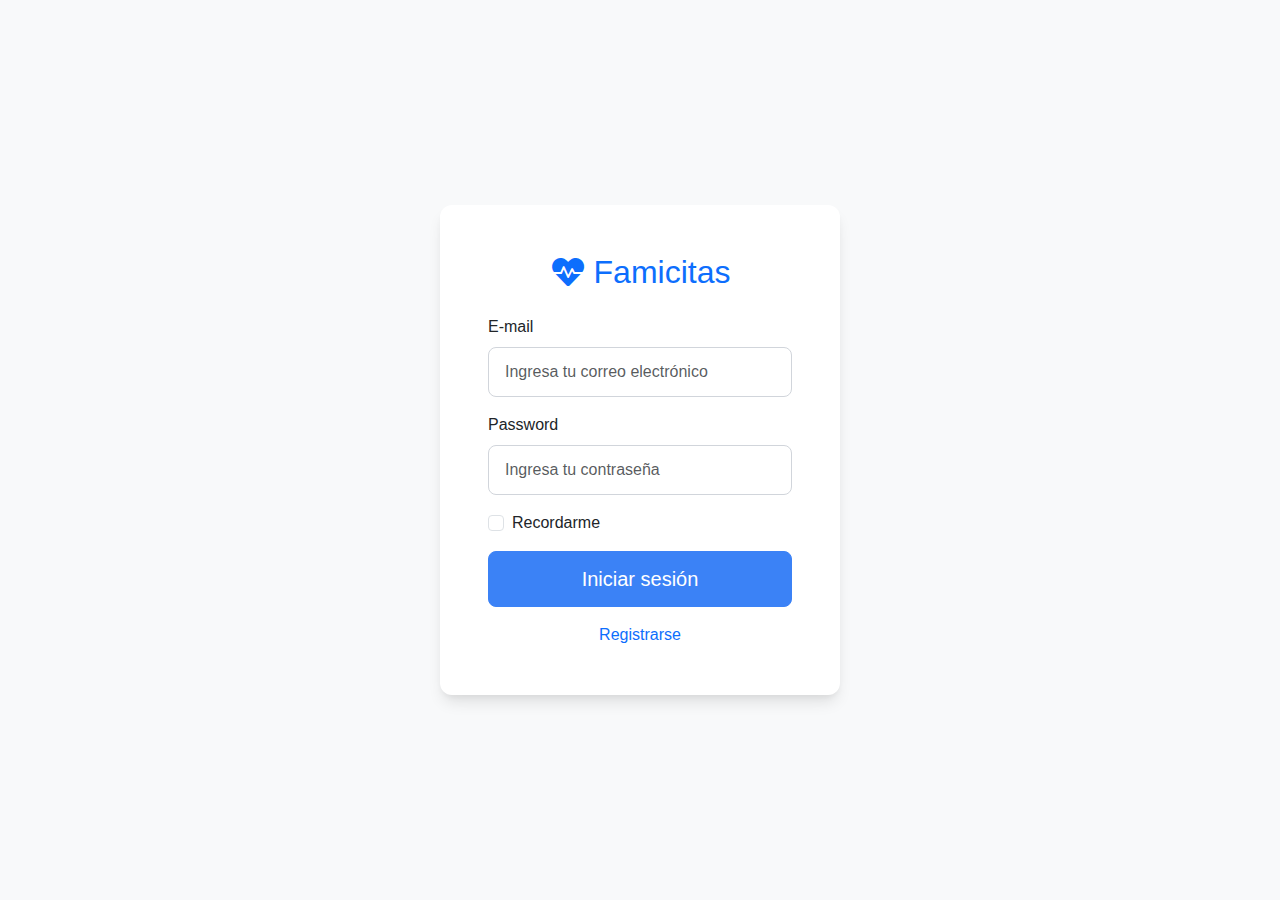
<file: index.html>
<!DOCTYPE html>
<html lang="es">
<head>
    <meta charset="UTF-8">
    <meta name="viewport" content="width=device-width, initial-scale=1.0">
    <title>Famicitas - Login</title>
    <!-- Bootstrap CSS -->
    <link href="https://cdn.jsdelivr.net/npm/bootstrap@5.3.0/dist/css/bootstrap.min.css" rel="stylesheet">
    <!-- Font Awesome -->
    <link href="https://cdnjs.cloudflare.com/ajax/libs/font-awesome/6.0.0/css/all.min.css" rel="stylesheet">
    <link rel="stylesheet" href="css/style.css">
</head>
<body class="bg-light">
    <div class="container-fluid vh-100 d-flex align-items-center justify-content-center">
        <div class="card shadow-lg" style="width: 400px;">
            <div class="card-body p-5">
                <!-- Logo -->
                <div class="text-center mb-4">
                    <div class="d-flex align-items-center justify-content-center mb-3">
                        <i class="fas fa-heartbeat text-primary me-2" style="font-size: 2rem;"></i>
                        <h2 class="text-primary mb-0">Famicitas</h2>
                    </div>
                </div>

                <!-- Formulario de Login -->
                <form id="loginForm">
                    <div class="mb-3">
                        <label for="email" class="form-label">E-mail</label>
                        <input type="email" class="form-control" id="email" placeholder="Ingresa tu correo electrónico" required>
                    </div>
                    
                    <div class="mb-3">
                        <label for="password" class="form-label">Password</label>
                        <input type="password" class="form-control" id="password" placeholder="Ingresa tu contraseña" required>
                    </div>
                    
                    <div class="mb-3 form-check">
                        <input type="checkbox" class="form-check-input" id="remember">
                        <label class="form-check-label" for="remember">
                            Recordarme
                        </label>
                    </div>
                    
                    <div class="d-grid mb-3">
                        <button type="submit" class="btn btn-primary btn-lg">Iniciar sesión</button>
                    </div>
                    
                    <div class="text-center">
                        <a href="register.html" class="text-decoration-none">Registrarse</a>
                    </div>
                </form>
            </div>
        </div>
    </div>

    <!-- Bootstrap JS -->
    <script src="https://cdn.jsdelivr.net/npm/bootstrap@5.3.0/dist/js/bootstrap.bundle.min.js"></script>
    <script src="js/login.js"></script>
</body>
</html>
</file>
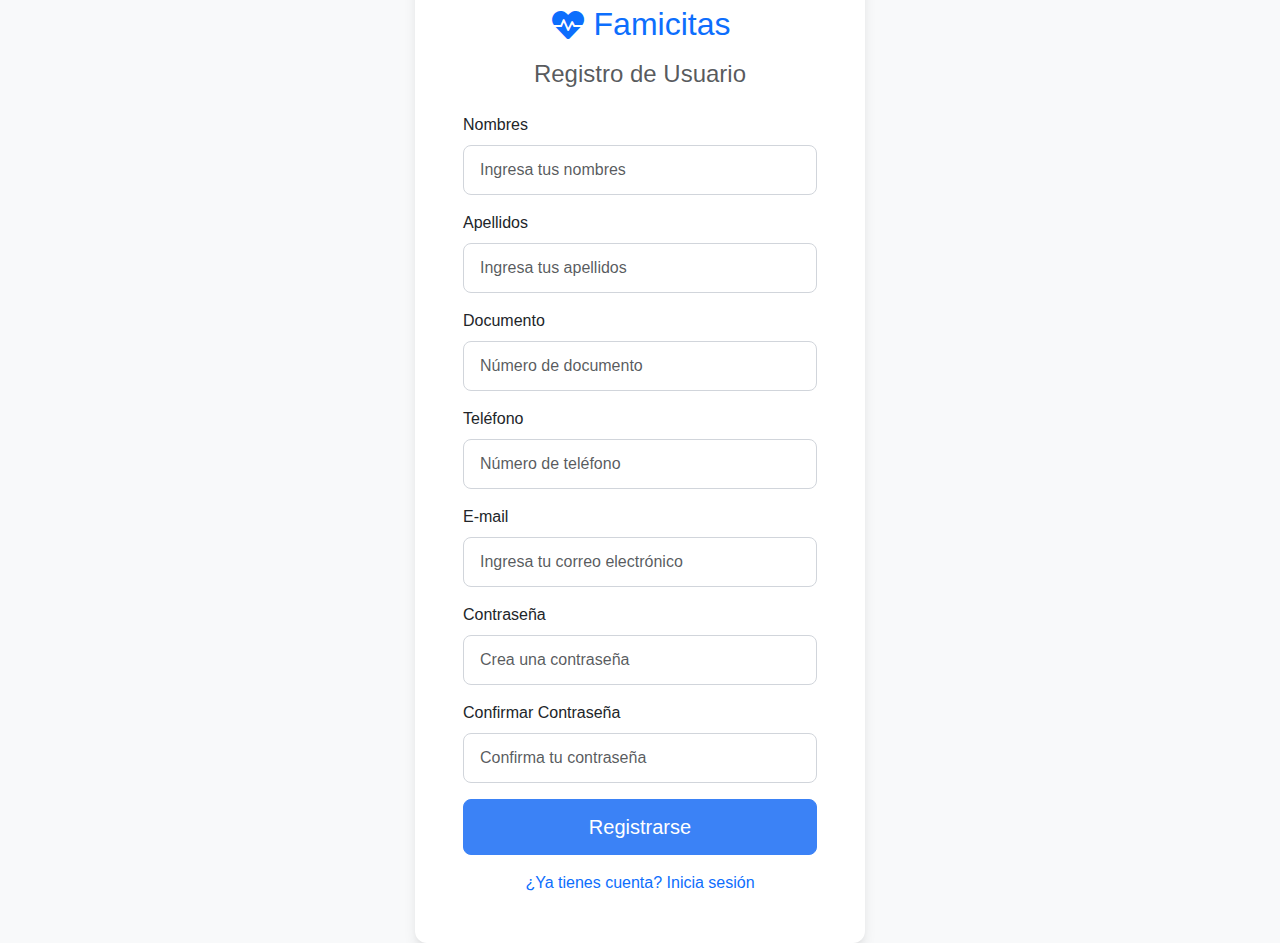
<file: register.html>
<!DOCTYPE html>
<html lang="es">
<head>
    <meta charset="UTF-8">
    <meta name="viewport" content="width=device-width, initial-scale=1.0">
    <title>Famicitas - Registro</title>
    <!-- Bootstrap CSS -->
    <link href="https://cdn.jsdelivr.net/npm/bootstrap@5.3.0/dist/css/bootstrap.min.css" rel="stylesheet">
    <!-- Font Awesome -->
    <link href="https://cdnjs.cloudflare.com/ajax/libs/font-awesome/6.0.0/css/all.min.css" rel="stylesheet">
    <link rel="stylesheet" href="css/style.css">
</head>
<body class="bg-light">
    <div class="container-fluid vh-100 d-flex align-items-center justify-content-center">
        <div class="card shadow-lg" style="width: 450px;">
            <div class="card-body p-5">
                <!-- Logo -->
                <div class="text-center mb-4">
                    <div class="d-flex align-items-center justify-content-center mb-3">
                        <i class="fas fa-heartbeat text-primary me-2" style="font-size: 2rem;"></i>
                        <h2 class="text-primary mb-0">Famicitas</h2>
                    </div>
                    <h4 class="text-muted">Registro de Usuario</h4>
                </div>

                <!-- Formulario de Registro -->
                <form id="registerForm">
                    <div class="mb-3">
                        <label for="nombres" class="form-label">Nombres</label>
                        <input type="text" class="form-control" id="nombres" placeholder="Ingresa tus nombres" required>
                    </div>
                    
                    <div class="mb-3">
                        <label for="apellidos" class="form-label">Apellidos</label>
                        <input type="text" class="form-control" id="apellidos" placeholder="Ingresa tus apellidos" required>
                    </div>
                    
                    <div class="mb-3">
                        <label for="documento" class="form-label">Documento</label>
                        <input type="text" class="form-control" id="documento" placeholder="Número de documento" required>
                    </div>
                    
                    <div class="mb-3">
                        <label for="telefono" class="form-label">Teléfono</label>
                        <input type="tel" class="form-control" id="telefono" placeholder="Número de teléfono" required>
                    </div>
                    
                    <div class="mb-3">
                        <label for="email" class="form-label">E-mail</label>
                        <input type="email" class="form-control" id="email" placeholder="Ingresa tu correo electrónico" required>
                    </div>
                    
                    <div class="mb-3">
                        <label for="password" class="form-label">Contraseña</label>
                        <input type="password" class="form-control" id="password" placeholder="Crea una contraseña" required>
                    </div>
                    
                    <div class="mb-3">
                        <label for="confirmPassword" class="form-label">Confirmar Contraseña</label>
                        <input type="password" class="form-control" id="confirmPassword" placeholder="Confirma tu contraseña" required>
                    </div>
                    
                    <div class="d-grid mb-3">
                        <button type="submit" class="btn btn-primary btn-lg">Registrarse</button>
                    </div>
                    
                    <div class="text-center">
                        <a href="index.html" class="text-decoration-none">¿Ya tienes cuenta? Inicia sesión</a>
                    </div>
                </form>
            </div>
        </div>
    </div>

    <!-- Bootstrap JS -->
    <script src="https://cdn.jsdelivr.net/npm/bootstrap@5.3.0/dist/js/bootstrap.bundle.min.js"></script>
    <script src="js/register.js"></script>
</body>
</html>
</file>
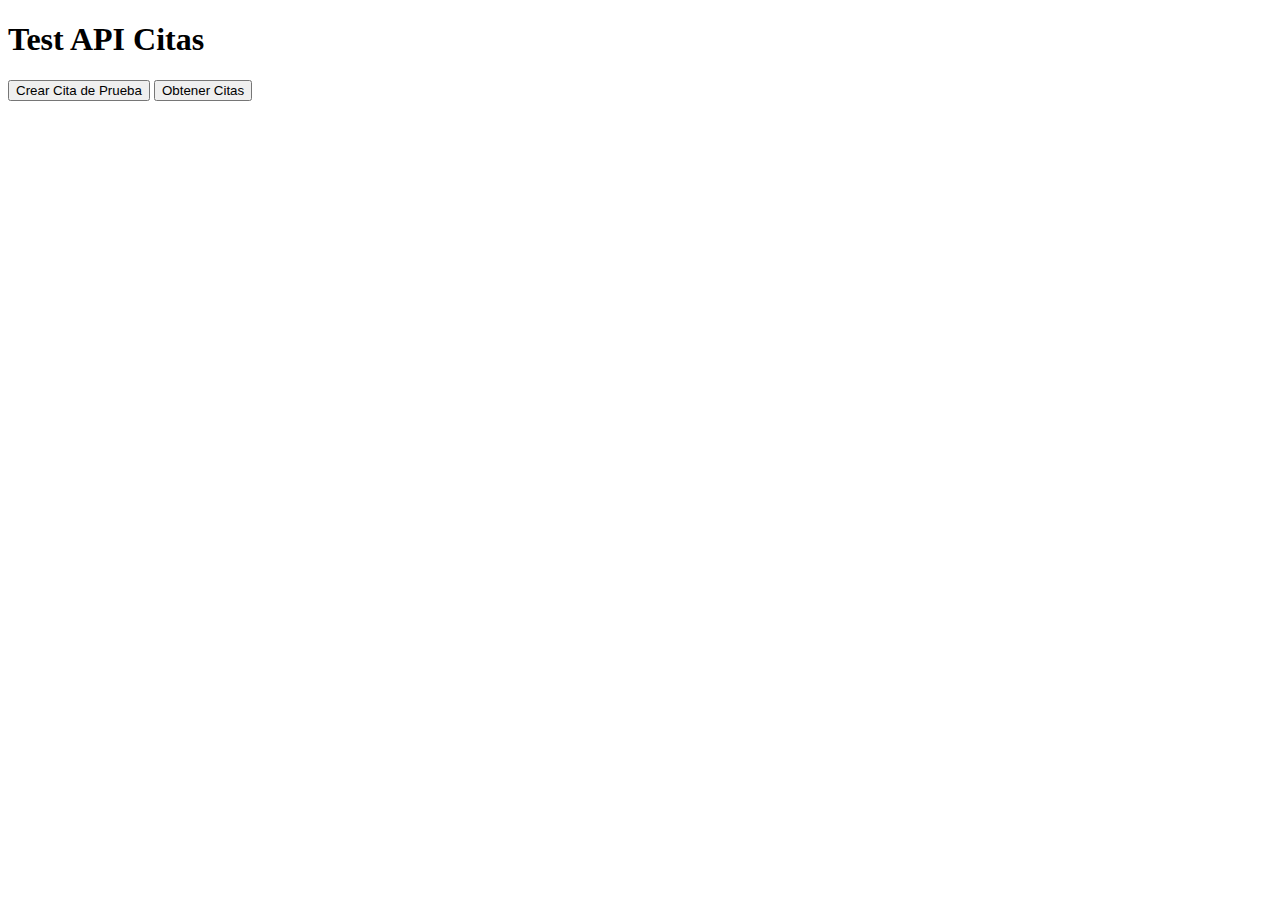
<file: test_api.html>
<!DOCTYPE html>
<html>
<head>
    <title>Test API Citas</title>
</head>
<body>
    <h1>Test API Citas</h1>
    <button onclick="testCrearCita()">Crear Cita de Prueba</button>
    <button onclick="testObtenerCitas()">Obtener Citas</button>
    <div id="resultado"></div>

    <script>
    function testCrearCita() {
        const datos = {
            medico: '4',
            especialidad: '4',
            hora: '14:30',
            fecha: '2025-10-02',
            motivo: 'Consulta de prueba desde test'
        };
        
        console.log('Enviando:', datos);
        
        fetch('backend/api/citas_simple.php', {
            method: 'POST',
            headers: {
                'Content-Type': 'application/json',
            },
            body: JSON.stringify(datos)
        })
        .then(response => response.json())
        .then(data => {
            console.log('Respuesta:', data);
            document.getElementById('resultado').innerHTML = '<pre>' + JSON.stringify(data, null, 2) + '</pre>';
        })
        .catch(error => {
            console.error('Error:', error);
            document.getElementById('resultado').innerHTML = '<p style="color: red;">Error: ' + error.message + '</p>';
        });
    }
    
    function testObtenerCitas() {
        fetch('backend/api/citas_simple.php', {
            method: 'GET'
        })
        .then(response => response.json())
        .then(data => {
            console.log('Citas:', data);
            document.getElementById('resultado').innerHTML = '<pre>' + JSON.stringify(data, null, 2) + '</pre>';
        })
        .catch(error => {
            console.error('Error:', error);
            document.getElementById('resultado').innerHTML = '<p style="color: red;">Error: ' + error.message + '</p>';
        });
    }
    </script>
</body>
</html>
</file>
<file: css/style.css>
/* Estilos personalizados para Famicitas */

:root {
    --primary-color: #3b82f6;
    --secondary-color: #6b7280;
    --success-color: #10b981;
    --warning-color: #f59e0b;
    --danger-color: #ef4444;
    --light-bg: #f8fafc;
    --shadow: 0 4px 6px -1px rgba(0, 0, 0, 0.1), 0 2px 4px -1px rgba(0, 0, 0, 0.06);
}

body {
    font-family: 'Segoe UI', Tahoma, Geneva, Verdana, sans-serif;
    background-color: var(--light-bg);
}

/* Navbar personalizado */
.navbar-brand {
    font-weight: 600;
    font-size: 1.5rem;
}

.navbar-nav .nav-link {
    font-weight: 500;
    color: var(--secondary-color) !important;
    margin: 0 15px;
    transition: color 0.3s ease;
}

.navbar-nav .nav-link:hover {
    color: var(--primary-color) !important;
}

/* Botón hamburguesa personalizado */
.navbar-toggler {
    border: none;
    padding: 4px 8px;
    border-radius: 6px;
    transition: all 0.3s ease;
}

.navbar-toggler:focus {
    box-shadow: 0 0 0 0.2rem rgba(59, 130, 246, 0.25);
}

.navbar-toggler:hover {
    background-color: rgba(59, 130, 246, 0.1);
}

.navbar-toggler-icon {
    background-image: url("data:image/svg+xml,%3csvg xmlns='http://www.w3.org/2000/svg' viewBox='0 0 30 30'%3e%3cpath stroke='rgba%2859, 130, 246, 1%29' stroke-linecap='round' stroke-miterlimit='10' stroke-width='2' d='M4 7h22M4 15h22M4 23h22'/%3e%3c/svg%3e");
}

/* Cards personalizados */
.card {
    border: none;
    border-radius: 12px;
    transition: transform 0.2s ease, box-shadow 0.2s ease;
}

.card:hover {
    transform: translateY(-2px);
    box-shadow: var(--shadow);
}

.card-body {
    padding: 2rem;
}

/* Botones personalizados */
.btn {
    border-radius: 8px;
    font-weight: 500;
    padding: 12px 24px;
    transition: all 0.3s ease;
}

.btn-primary {
    background-color: var(--primary-color);
    border-color: var(--primary-color);
}

.btn-primary:hover {
    background-color: #2563eb;
    border-color: #2563eb;
    transform: translateY(-1px);
}

.btn-outline-primary {
    color: var(--primary-color);
    border-color: var(--primary-color);
}

.btn-outline-primary:hover {
    background-color: var(--primary-color);
    border-color: var(--primary-color);
}

/* Formularios personalizados */
.form-control, .form-select {
    border-radius: 8px;
    border: 1px solid #d1d5db;
    padding: 12px 16px;
    transition: border-color 0.3s ease, box-shadow 0.3s ease;
}

.form-control:focus, .form-select:focus {
    border-color: var(--primary-color);
    box-shadow: 0 0 0 0.2rem rgba(59, 130, 246, 0.25);
}

.form-control-lg, .form-select-lg {
    padding: 16px 20px;
    font-size: 1.1rem;
}

/* Badges personalizados */
.badge {
    border-radius: 6px;
    font-weight: 500;
    padding: 8px 12px;
}

/* Tabla personalizada */
.table {
    border-radius: 8px;
    overflow: hidden;
}

.table thead th {
    border-bottom: none;
    font-weight: 600;
    text-transform: uppercase;
    font-size: 0.875rem;
    letter-spacing: 0.5px;
}

.table tbody tr {
    transition: background-color 0.2s ease;
}

.table tbody tr:hover {
    background-color: rgba(59, 130, 246, 0.05);
}

/* Especialidades */
.badge.bg-light {
    background-color: #f1f5f9 !important;
    color: #475569 !important;
    border: 1px solid #e2e8f0;
    font-weight: 500;
}

.badge.bg-light:hover {
    background-color: #e2e8f0 !important;
    transform: translateY(-1px);
    transition: all 0.2s ease;
}

/* Animaciones */
@keyframes fadeIn {
    from {
        opacity: 0;
        transform: translateY(20px);
    }
    to {
        opacity: 1;
        transform: translateY(0);
    }
}

.card, .alert {
    animation: fadeIn 0.5s ease-out;
}

/* Responsive adjustments */
@media (max-width: 991px) {
    /* Menú móvil */
    .navbar-nav {
        background-color: #f8fafc;
        border-radius: 8px;
        padding: 1rem;
        margin-top: 1rem;
    }
    
    .navbar-nav .nav-link {
        margin: 0;
        padding: 12px 16px;
        border-radius: 6px;
        margin-bottom: 8px;
        transition: all 0.3s ease;
    }
    
    .navbar-nav .nav-link:hover {
        background-color: rgba(59, 130, 246, 0.1);
        color: var(--primary-color) !important;
    }
    
    .navbar-nav .nav-link:last-child {
        margin-bottom: 0;
        background-color: var(--primary-color);
        color: white !important;
    }
    
    .navbar-nav .nav-link:last-child:hover {
        background-color: #2563eb;
        color: white !important;
    }
}

@media (max-width: 768px) {
    .container {
        padding: 0 15px;
    }
    
    .card-body {
        padding: 1.5rem;
    }
    
    .btn {
        padding: 10px 20px;
    }
    
    /* Ajustes adicionales para el menú en móviles pequeños */
    .navbar-brand {
        font-size: 1.3rem;
    }
    
    .navbar-brand i {
        font-size: 1.3rem !important;
    }
}

/* Estados de las citas */
.badge.bg-success {
    background-color: var(--success-color) !important;
}

.badge.bg-warning {
    background-color: var(--warning-color) !important;
}

.badge.bg-secondary {
    background-color: var(--secondary-color) !important;
}

/* Input group personalizado */
.input-group-text {
    background-color: #f8fafc;
    border-color: #d1d5db;
    color: var(--secondary-color);
}

/* Sombras personalizadas */
.shadow-sm {
    box-shadow: 0 1px 2px 0 rgba(0, 0, 0, 0.05) !important;
}

.shadow-lg {
    box-shadow: 0 10px 15px -3px rgba(0, 0, 0, 0.1), 0 4px 6px -2px rgba(0, 0, 0, 0.05) !important;
}
</file>
